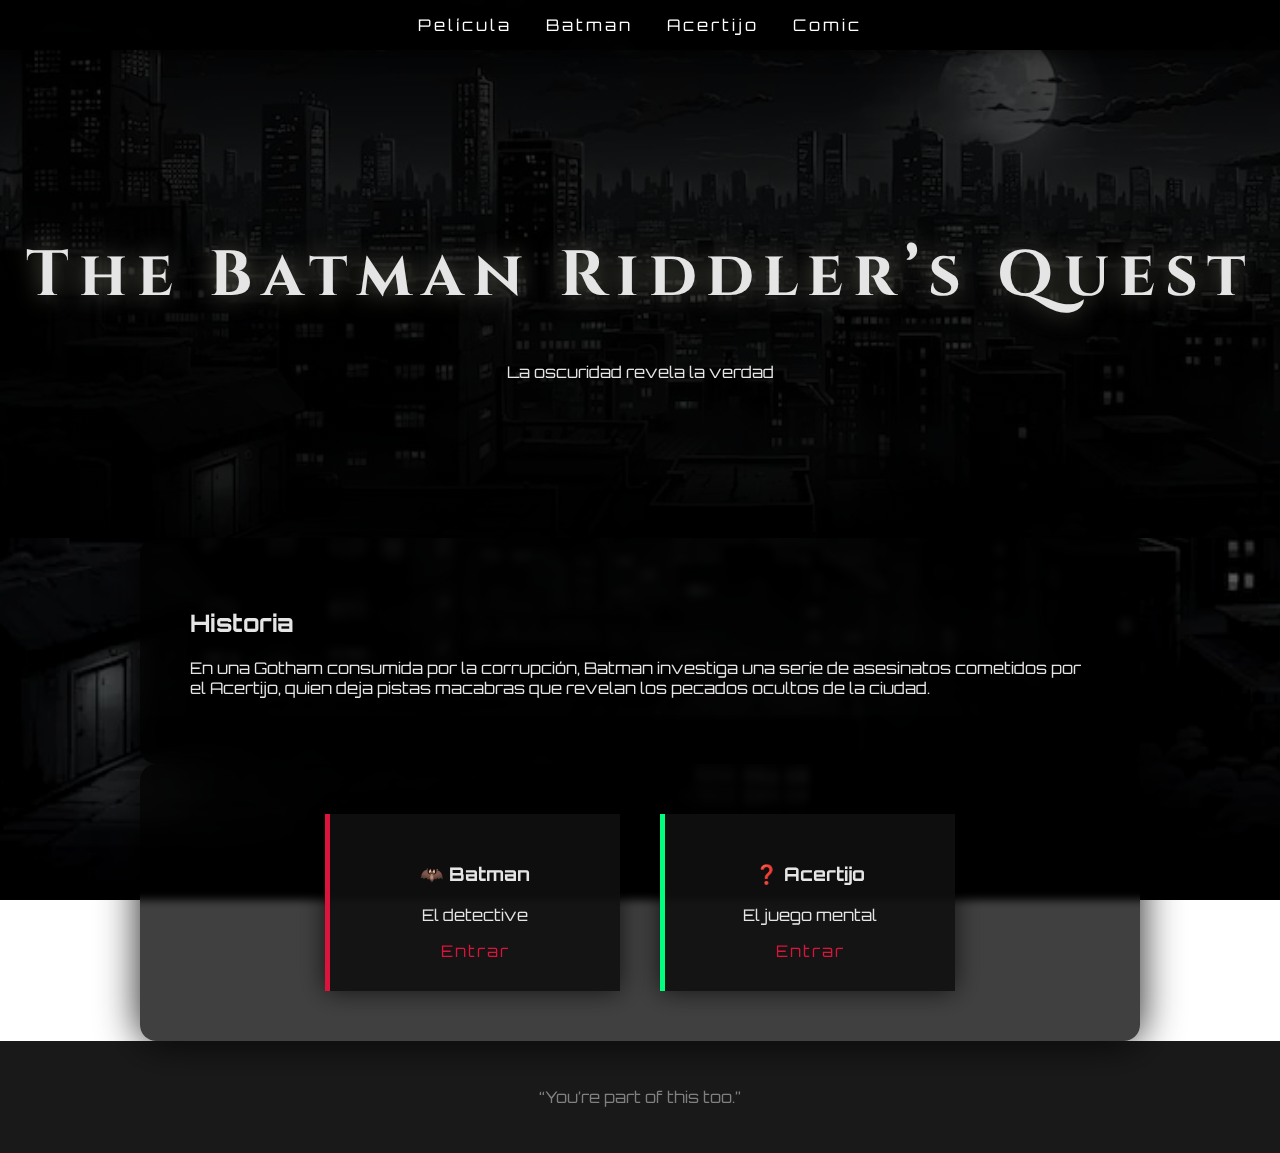
<file: index.html>
<!DOCTYPE html>
<html lang="es">
<head>
    <meta charset="UTF-8">
    <title>The Batman (2022)</title>
    <link rel="stylesheet" href="main.css">
</head>
<body>

<nav>
    <a href="index.html">Película</a>
    <a href="batman.html">Batman</a>
    <a href="acertijo.html">Acertijo</a>
    <a href="comic.html">Comic</a>
</nav>

<header>
    <h1>The Batman Riddler’s Quest</h1>
    <p>La oscuridad revela la verdad</p>
</header>

<section>
    <h2>Historia</h2>
    <p>
        En una Gotham consumida por la corrupción, Batman investiga una serie de
        asesinatos cometidos por el Acertijo, quien deja pistas macabras que revelan
        los pecados ocultos de la ciudad.
    </p>
</section>

<section class="cards">
    <div class="card batman">
        <h3>🦇 Batman</h3>
        <p>El detective</p>
        <a href="batman.html">Entrar</a>
    </div>

    <div class="card acertijo">
        <h3>❓ Acertijo</h3>
        <p>El juego mental</p>
        <a href="acertijo.html">Entrar</a>
    </div>
</section>

<footer>
    <p>“You’re part of this too.”</p>
</footer>

 <script src="lluvia.js"></script> 
</body>
</html>
</file>
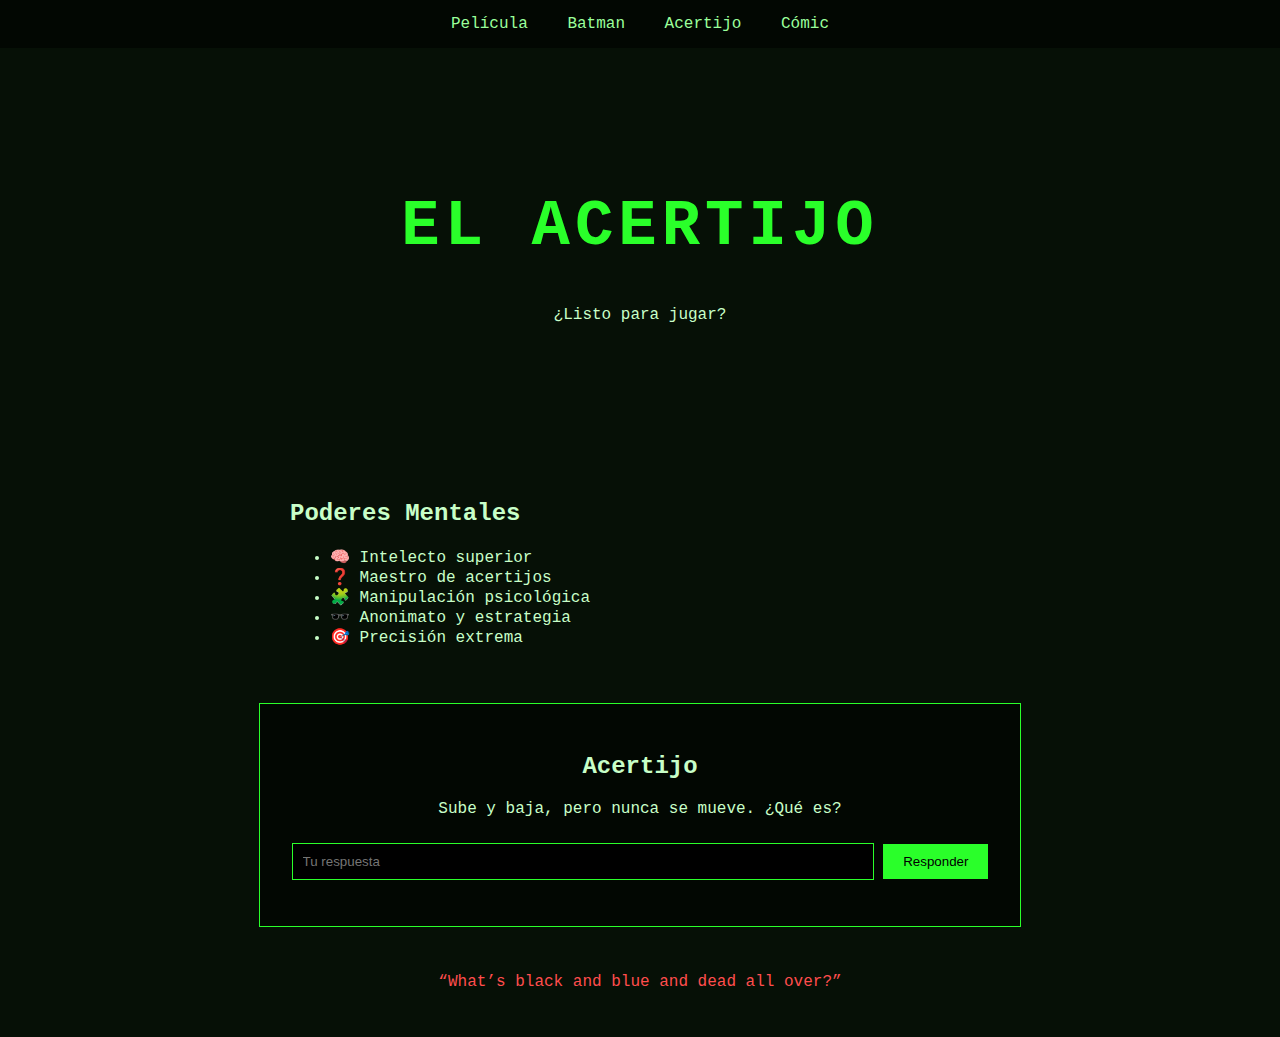
<file: acertijo.html>
<!DOCTYPE html>
<html lang="es">
<head>
    <meta charset="UTF-8">
    <title>El Acertijo</title>
    <link rel="stylesheet" href="acertijo.css">
</head>
<body>

<nav>
    <a href="index.html">Película</a>
    <a href="batman.html">Batman</a>
    <a href="acertijo.html">Acertijo</a>
    <a href="comic.html">Cómic</a>
</nav>

<header>
    <h1>EL ACERTIJO</h1>
    <p>¿Listo para jugar?</p>
</header>

<section>
    <h2>Poderes Mentales</h2>
    <ul>
        <li>🧠 Intelecto superior</li>
        <li>❓ Maestro de acertijos</li>
        <li>🧩 Manipulación psicológica</li>
        <li>🕶️ Anonimato y estrategia</li>
        <li>🎯 Precisión extrema</li>
    </ul>
</section>

<section class="puzzle">
    <h2>Acertijo</h2>
    <p id="pregunta"></p>

    <input type="text" id="respuesta" placeholder="Tu respuesta">
    <button onclick="verificar()">Responder</button>

    <p id="resultado"></p>
</section>

<footer>
    <p>“What’s black and blue and dead all over?”</p>
</footer>

<script src="acertijo.js"></script>
</body>
</html>
</file>
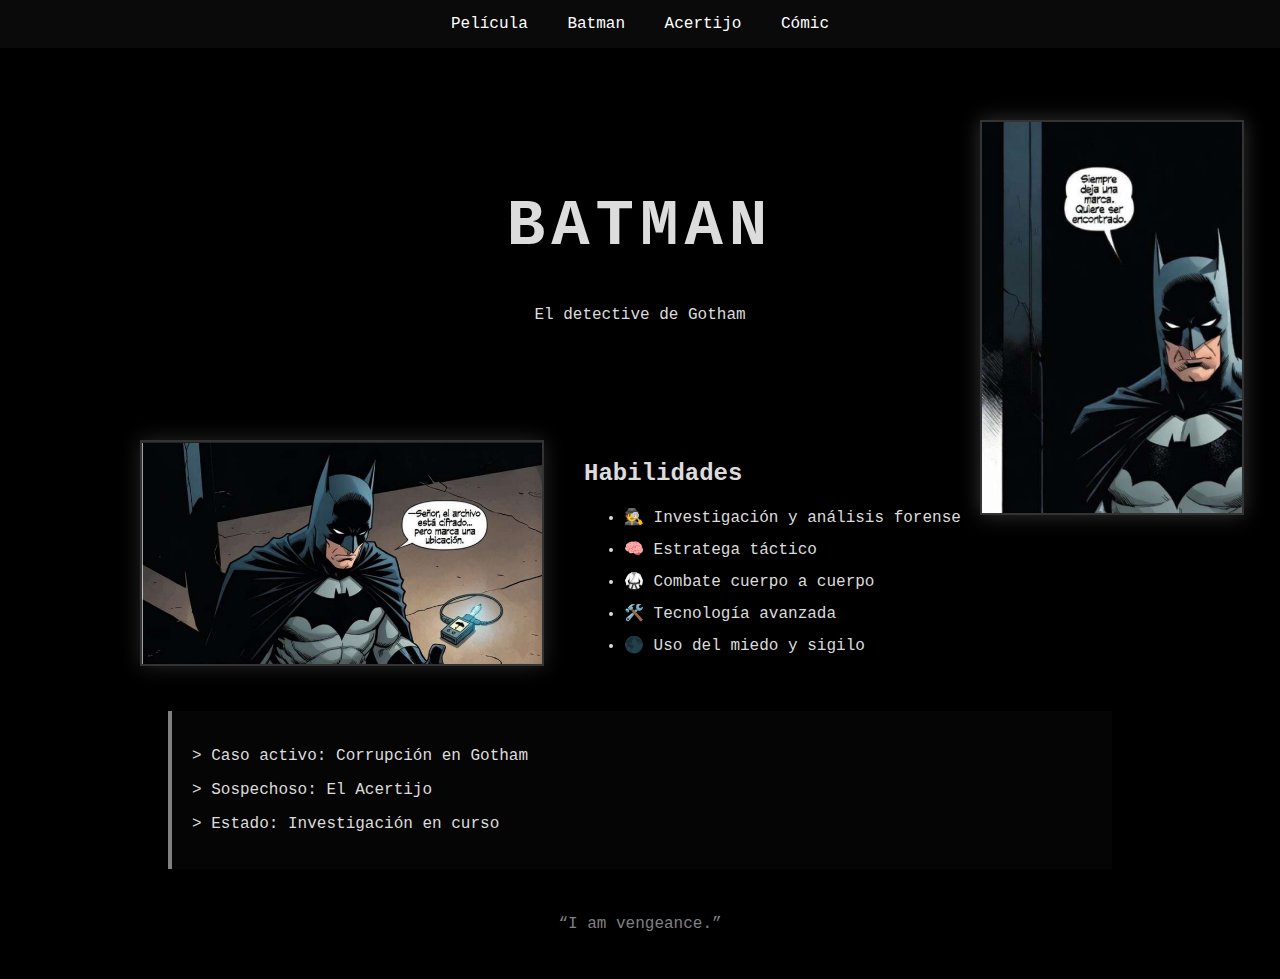
<file: batman.html>
<!DOCTYPE html>
<html lang="es">
<head>
    <meta charset="UTF-8">
    <title>Batman</title>
    <link rel="stylesheet" href="batman.css">
</head>
<body>

<nav>
    <a href="index.html">Película</a>
    <a href="batman.html">Batman</a>
    <a href="acertijo.html">Acertijo</a>
    <a href="comic.html">Cómic</a>
</nav>

<header>
    <h1>BATMAN</h1>
    <p>El detective de Gotham</p>
</header>

<!-- IMAGEN SUPERIOR DERECHA TIPO CÓMIC -->
<div class="comic-top">
    <img src="batman_comic_top.png" alt="Batman viñeta superior">
</div>

<section class="comic-layout">
    <div class="comic-img">
        <img src="batman_comic.png" alt="Batman investigando archivo cifrado">
    </div>

    <div class="comic-info">
       

        <h2>Habilidades</h2>
        <ul>
            <li>🕵️ Investigación y análisis forense</li>
            <li>🧠 Estratega táctico</li>
            <li>🥋 Combate cuerpo a cuerpo</li>
            <li>🛠️ Tecnología avanzada</li>
            <li>🌑 Uso del miedo y sigilo</li>
        </ul>
    </div>
</section>

<section class="terminal">
    <p>> Caso activo: Corrupción en Gotham</p>
    <p>> Sospechoso: El Acertijo</p>
    <p>> Estado: Investigación en curso</p>
</section>

<footer>
    <p>“I am vengeance.”</p>
</footer>

</body>
</html>
</file>
<file: main.css>
@import url('https://fonts.googleapis.com/css2?family=Cinzel:wght@400;700&family=Orbitron:wght@400;700&display=swap');

body {
    margin: 0;
    background: url("gotica.webp") no-repeat center center fixed;
    background-size: cover;
    color: #e5e5e5;
    font-family: 'Orbitron', sans-serif;
    overflow-x: hidden;
}

/* ===== OVERLAY OSCURO GLOBAL ===== */
body::before {
    content: "";
    position: fixed;
    top: 0; left: 0;
    width: 100%; height: 100%;
    background: rgba(0,0,0,0.55);
    z-index: -1;
}

nav {
    background: rgba(0,0,0,0.85);
    padding: 15px;
    text-align: center;
    backdrop-filter: blur(6px);
    box-shadow: 0 0 20px rgba(0,0,0,0.8);
}

nav a {
    color: white;
    margin: 0 15px;
    text-decoration: none;
    letter-spacing: 3px;
    position: relative;
    transition: 0.3s;
}

nav a::after {
    content: "";
    position: absolute;
    left: 0; bottom: -6px;
    width: 0%; height: 2px;
    background: rgb(192, 45, 45);
    transition: 0.3s;
}

nav a:hover::after {
    width: 100%;
}

nav a:hover {
    color:rgb(138, 135, 135);
    text-shadow: 0 0 10px rgb(138, 135, 135);
}

header {
    text-align: center;
    padding: 140px 20px;
    background: linear-gradient(rgba(0,0,0,0.75), rgba(0,0,0,0.85)),
                url("gotica.webp") no-repeat center center;
    background-size: cover;
}

header h1 {
    font-size: 4rem;
    letter-spacing: 10px;
    font-family: 'Cinzel', serif;
    text-shadow: 0 0 25px rgb(96, 99, 84);
}

section {
    max-width: 900px;
    margin: auto;
    padding: 50px;
    background: rgba(0,0,0,0.75);
    border-radius: 16px;
    box-shadow: 0 0 40px rgba(0,0,0,0.9);
    backdrop-filter: blur(4px);
}

.cards {
    display: flex;
    justify-content: center;
    gap: 40px;
    flex-wrap: wrap;
}

.card {
    background: rgba(15,15,15,0.9);
    padding: 30px;
    width: 230px;
    text-align: center;
    border-left: 5px solid crimson;
    box-shadow: 0 0 25px rgba(0,0,0,0.7);
    transition: 0.4s ease;
    position: relative;
    overflow: hidden;
}

.card::before {
    content: "";
    position: absolute;
    inset: 0;
    background: linear-gradient(120deg, transparent, rgba(220,20,60,0.2), transparent);
    opacity: 0;
    transition: 0.4s;
}

.card:hover::before {
    opacity: 1;
}

.card:hover {
    transform: translateY(-12px) scale(1.03);
    box-shadow: 0 0 40px rgba(220,20,60,0.6);
}

.card.acertijo {
    border-left-color: #00ff7f;
}

.card.acertijo:hover {
    box-shadow: 0 0 40px rgba(0,255,127,0.6);
}

.card a {
    display: block;
    margin-top: 15px;
    color: crimson;
    text-decoration: none;
    letter-spacing: 2px;
    transition: 0.3s;
}

.card a:hover {
    color: white;
    text-shadow: 0 0 10px crimson;
}

footer {
    text-align: center;
    padding: 30px;
    color: gray;
    background: rgba(0,0,0,0.9);
    backdrop-filter: blur(6px);
}

/* ===== ANIMACIONES ===== */
@keyframes fadeIn {
    from {opacity:0; transform: translateY(30px);} 
    to {opacity:1; transform: translateY(0);} 
}

header, section, .card {
    animation: fadeIn 1.2s ease forwards;
}

/* ===== NIEBLA ===== */
.fog {
    position: fixed;
    top:0; left:0;
    width:100%; height:100%;
    background: url("https://i.imgur.com/8Kq8kTn.png") repeat;
    opacity:0.05;
    pointer-events:none;
    animation: fogMove 60s linear infinite;
}

@keyframes fogMove {
    from {background-position: 0 0;}
    to {background-position: 1000px 0;}
}
</file>
<file: acertijo.css>
body {
    margin: 0;
    background: #061006;
    color: #c8ffc8;
    font-family: 'Courier New', monospace;
}

nav {
    background: #020702;
    padding: 15px;
    text-align: center;
}

nav a {
    color: #9aff9a;
    margin: 0 15px;
    text-decoration: none;
}

header {
    text-align: center;
    padding: 100px 20px;
}

header h1 {
    font-size: 4rem;
    color: #2aff2a;
    letter-spacing: 5px;
}

section {
    max-width: 700px;
    margin: auto;
    padding: 40px;
}

.puzzle {
    background: #020702;
    padding: 30px;
    border: 1px solid #2aff2a;
    text-align: center;
}

.puzzle input {
    padding: 10px;
    width: 80%;
    background: black;
    color: #9aff9a;
    border: 1px solid #2aff2a;
}

.puzzle button {
    padding: 10px 20px;
    background: #2aff2a;
    border: none;
    margin-top: 10px;
    cursor: pointer;
}

footer {
    text-align: center;
    padding: 30px;
    color: #ff4d4d;
}
</file>
<file: batman.css>
body {
    margin: 0;
    background: black;
    color: #dcdcdc;
    font-family: 'Courier New', monospace;
}

nav {
    background: #0a0a0a;
    padding: 15px;
    text-align: center;
}

nav a {
    color: white;
    margin: 0 15px;
    text-decoration: none;
}

header {
    text-align: center;
    padding: 100px 20px 60px;
}

header h1 {
    font-size: 4rem;
    letter-spacing: 6px;
}

/* IMAGEN CÓMIC SUPERIOR DERECHA */
.comic-top {
    position: absolute;
    top: 120px;
    right: 40px;
    max-width: 260px;
    z-index: 2;
}

.comic-top img {
    width: 100%;
    border: 2px solid #333;
    box-shadow: 0 0 20px rgba(255,255,255,0.2);
}

/* LAYOUT PRINCIPAL */
.comic-layout {
    display: flex;
    gap: 40px;
    max-width: 1000px;
    margin: auto;
    padding: 40px;
    align-items: center;
}

.comic-img img {
    width: 100%;
    max-width: 400px;
    border: 2px solid #333;
    box-shadow: 0 0 20px rgba(255,255,255,0.15);
}

.comic-info {
    flex: 1;
}

.comic-dialogo {
    font-style: italic;
    margin-bottom: 20px;
    color: #b0b0b0;
}

ul li {
    margin: 12px 0;
}

.terminal {
    max-width: 900px;
    margin: auto;
    background: #050505;
    padding: 20px;
    border-left: 4px solid gray;
}

footer {
    text-align: center;
    padding: 30px;
    color: gray;
}
</file>
